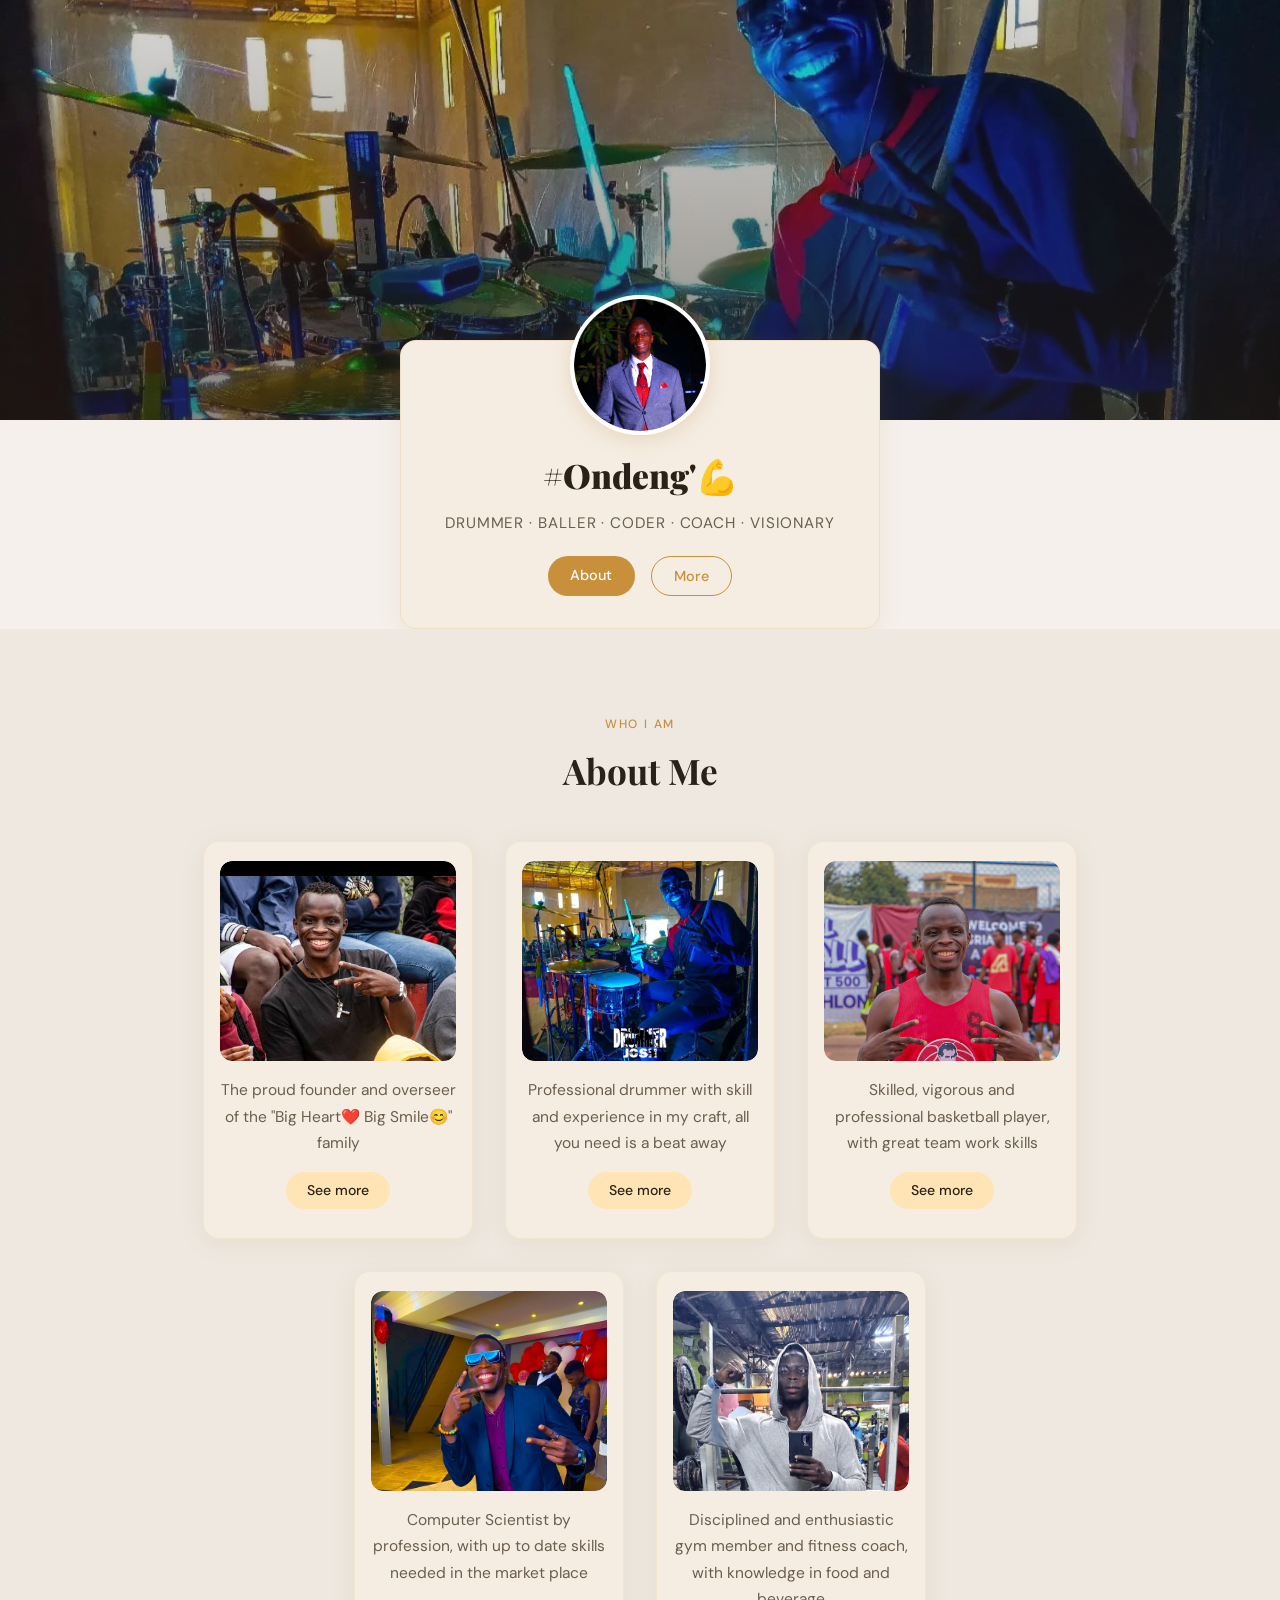
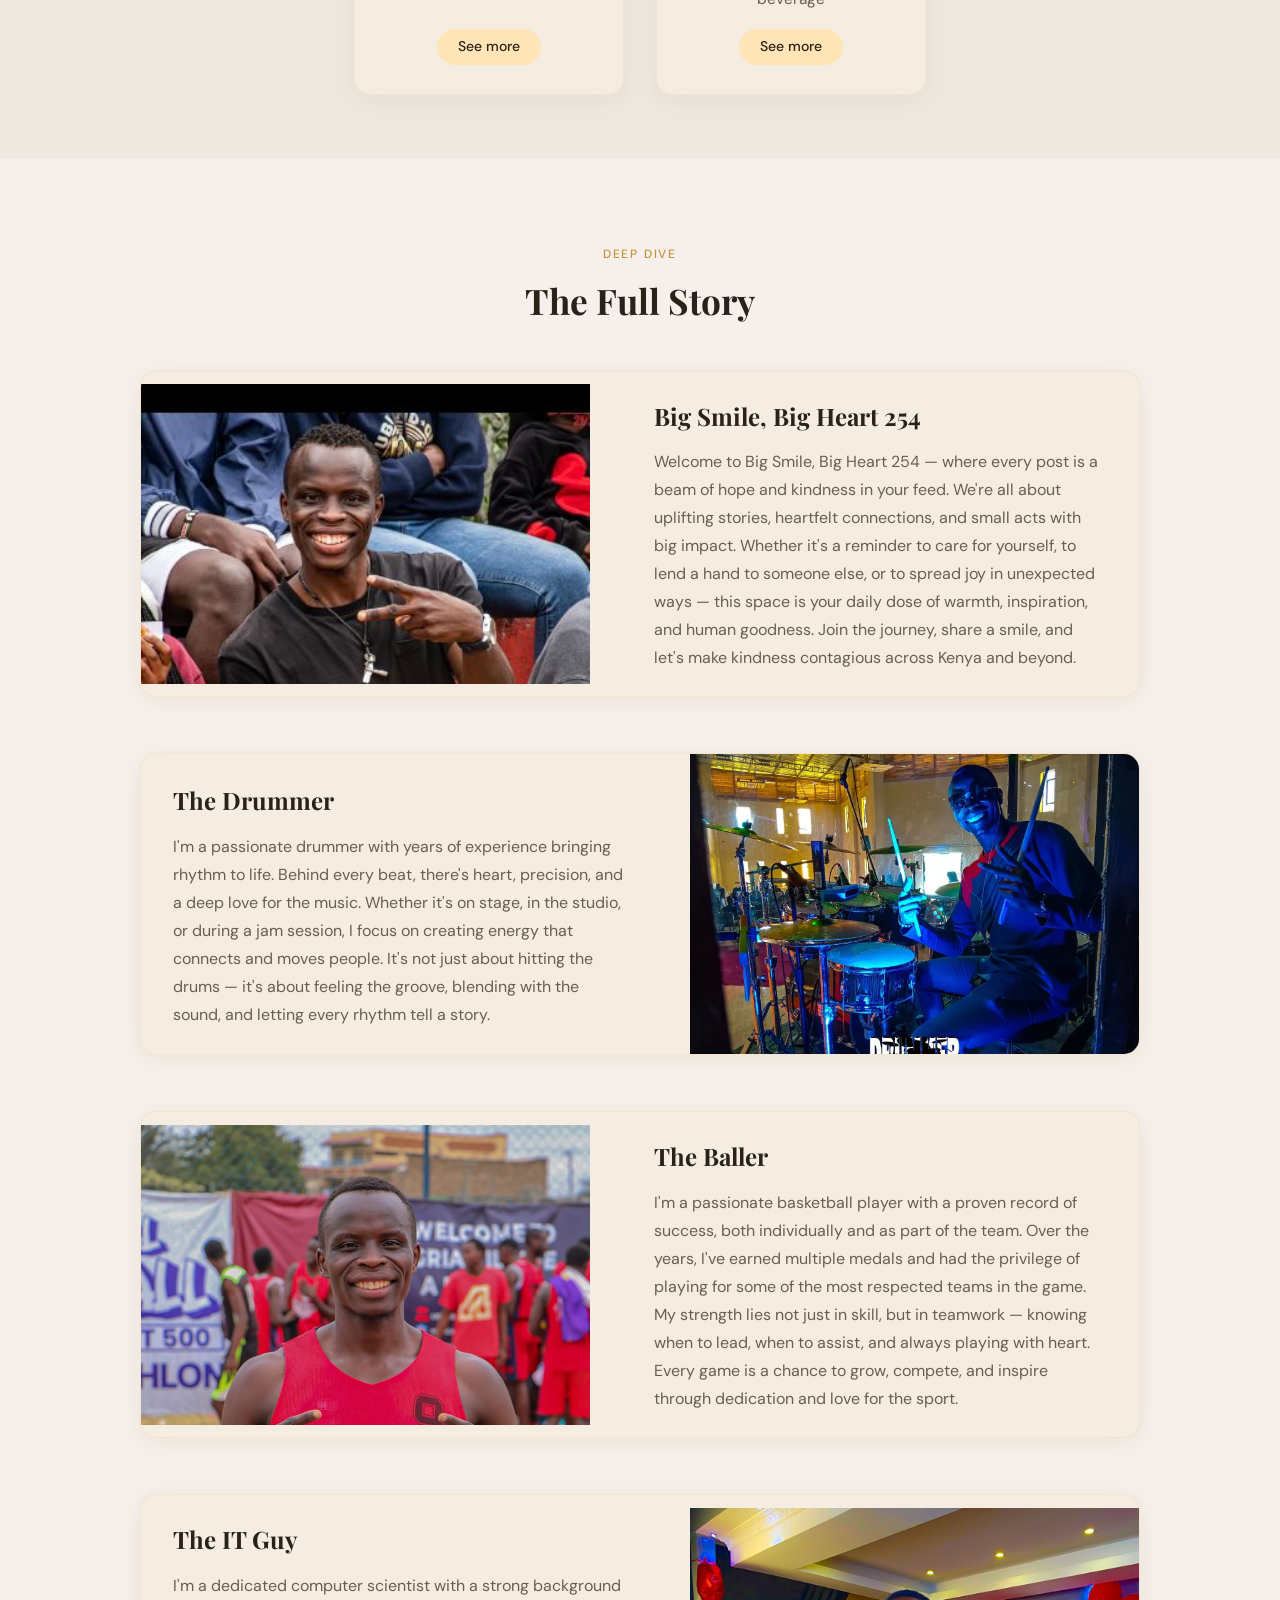
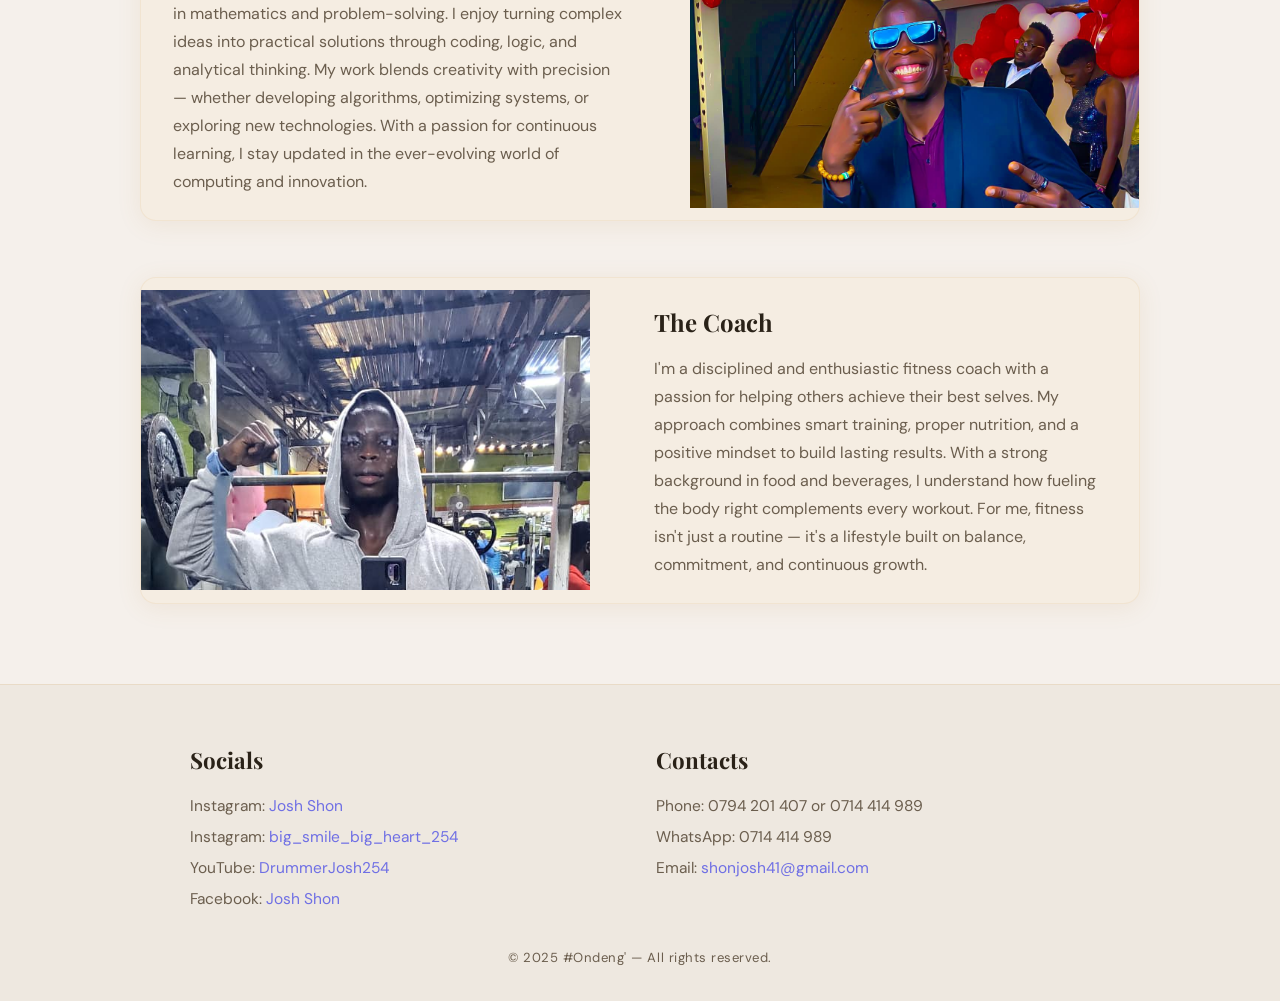
<file: index.html>
<!DOCTYPE html>
<html lang="en">
<head>
  <meta charset="UTF-8">
  <meta name="viewport" content="width=device-width, initial-scale=1.0">
  <title>#Ondeng' | Portfolio</title>
  <link rel="stylesheet" href="styles.css">
  <link href="https://fonts.googleapis.com/css2?family=Playfair+Display:wght@700;900&family=DM+Sans:wght@300;400;500&display=swap" rel="stylesheet">
</head>
<body>

  <header class="stickyNav" id="stickyNav">
    <div class="stickyNav__inner">
      <div class="stickyNav__profile">
        <img src="images/profile1.jpg" alt="Ondeng profile" class="stickyNav__pic">
        <span class="stickyNav__name">#Ondeng'💪</span>
      </div>
      <nav class="stickyNav__links">
        <a href="#home">Home</a>
        <a href="#about">About</a>
        <a href="#more">More</a>
        <a href="#contact">Contact</a>
      </nav>
    </div>
  </header>

  <!-- HEADER -->
  <section class="hero" id="home">
    <div class="hero__bannerWrap">
      <img class="hero__banner" src="images/IMG-20250420-WA0004- resized.jpg" alt="Banner">
      <div class="hero__bannerOverlay"></div>
    </div>
    <div class="hero__profileCard">
      <img class="hero__pic" src="images/profile1.jpg" alt="Profile">
      <h1 class="hero__name">#Ondeng'💪</h1>
      <p class="hero__tagline">Drummer · Baller · Coder · Coach · Visionary</p>
      <div class="hero__navLinks">
        <a href="#about">About</a>
        <a href="#more">More</a>
      </div>
    </div>
  </section>

<!-- ABOUT ME -->
  <section class="about" id="about">
    <div class="section__header">
      <span class="section__label">Who I Am</span>
      <h2 class="section__title">About Me</h2>
    </div>
    <ul class="about__grid">

      <li class="about__card bhbsFounder">
        <div class="about__imgWrap">
          <img src="images/pm_1705786225324_cmp.jpg" alt="BHBS Founder">
        </div>
        <p>The proud founder and overseer of the "Big Heart❤️ Big Smile😊" family</p>
        <a href="#bhbs" class="card__btn">See more</a>
      </li>

      <li class="about__card proDrummer">
        <div class="about__imgWrap">
          <img src="images/IMG-20250420-WA0004.jpg" alt="Drummer">
        </div>
        <p>Professional drummer with skill and experience in my craft, all you need is a beat away</p>
        <a href="#drummer" class="card__btn">See more</a>
      </li>

      <li class="about__card bballPlayer">
        <div class="about__imgWrap">
          <img src="images/WhatsApp Image 2025-10-08 at 18.49.40_791f9d47.jpg" alt="Basketball Player">
        </div>
        <p>Skilled, vigorous and professional basketball player, with great team work skills</p>
        <a href="#bball" class="card__btn">See more</a>
      </li>

      <li class="about__card ITGuy">
        <div class="about__imgWrap">
          <img src="images/IMG-20250420-WA0006.jpg" alt="IT Guy">
        </div>
        <p>Computer Scientist by profession, with up to date skills needed in the market place</p>
        <a href="#it" class="card__btn">See more</a>
      </li>

      <li class="about__card gymGuy">
        <div class="about__imgWrap">
          <img src="images/WhatsApp Image 2025-10-08 at 18.49.15_53863566.jpg" alt="Fitness Coach">
        </div>
        <p>Disciplined and enthusiastic gym member and fitness coach, with knowledge in food and beverage</p>
        <a href="#gym" class="card__btn">See more</a>
      </li>

    </ul>
  </section>

<!-- MORE -->
  <section class="more" id="more">
    <div class="section__header">
      <span class="section__label">Deep Dive</span>
      <h2 class="section__title">The Full Story</h2>
    </div>

    <ul class="more__list">

      <li class="more__item" id="bhbs">
        <div class="more__imgWrap">
          <img src="images/pm_1705786225324_cmp.jpg" alt="Big Smile Big Heart 254">
        </div>
        <div class="more__text">
          <h3>Big Smile, Big Heart 254</h3>
          <p>Welcome to Big Smile, Big Heart 254 — 
            where every post is a beam of hope and kindness in your feed. 
            We're all about uplifting stories, heartfelt connections, 
            and small acts with big impact. Whether it's a reminder to care for yourself, 
            to lend a hand to someone else, or to spread joy in unexpected ways — 
            this space is your daily dose of warmth, inspiration, and human goodness. 
            Join the journey, share a smile, and let's make kindness contagious 
            across Kenya and beyond.
          </p>
        </div>
      </li>

      <li class="more__item" id="drummer">
        <div class="more__imgWrap">
          <img src="images/IMG-20250420-WA0004.jpg" alt="Drummer">
        </div>
        <div class="more__text">
          <h3>The Drummer</h3>
          <p>I'm a passionate drummer with years of experience bringing rhythm to life. Behind every beat, there's heart, precision, and a deep love for the music. Whether it's on stage, in the studio, or during a jam session, I focus on creating energy that connects and moves people. It's not just about hitting the drums — it's about feeling the groove, blending with the sound, and letting every rhythm tell a story.</p>
        </div>
      </li>

      <li class="more__item" id="bball">
        <div class="more__imgWrap">
          <img src="images/WhatsApp Image 2025-10-08 at 18.49.40_791f9d47.jpg" alt="Basketball Player">
        </div>
        <div class="more__text">
          <h3>The Baller</h3>
          <p>I'm a passionate basketball player with a proven record of success, both individually and as part of the team. Over the years, I've earned multiple medals and had the privilege of playing for some of the most respected teams in the game. My strength lies not just in skill, but in teamwork — knowing when to lead, when to assist, and always playing with heart. Every game is a chance to grow, compete, and inspire through dedication and love for the sport.</p>
        </div>
      </li>

      <li class="more__item" id="it">
        <div class="more__imgWrap">
          <img src="images/IMG-20250420-WA0006.jpg" alt="Computer Scientist">
        </div>
        <div class="more__text">
          <h3>The IT Guy</h3>
          <p>I'm a dedicated computer scientist with a strong background in mathematics and problem-solving. I enjoy turning complex ideas into practical solutions through coding, logic, and analytical thinking. My work blends creativity with precision — whether developing algorithms, optimizing systems, or exploring new technologies. With a passion for continuous learning, I stay updated in the ever-evolving world of computing and innovation.</p>
        </div>
      </li>

      <li class="more__item" id="gym">
        <div class="more__imgWrap">
          <img src="images/WhatsApp Image 2025-10-08 at 18.49.15_53863566.jpg" alt="Fitness Coach">
        </div>
        <div class="more__text">
          <h3>The Coach</h3>
          <p>I'm a disciplined and enthusiastic fitness coach with a passion for helping others achieve their best selves. My approach combines smart training, proper nutrition, and a positive mindset to build lasting results. With a strong background in food and beverages, I understand how fueling the body right complements every workout. For me, fitness isn't just a routine — it's a lifestyle built on balance, commitment, and continuous growth.</p>
        </div>
      </li>

    </ul>
  </section>

<!-- FOOTER CONTACTS -->
  <footer class="footer" id="contact">
    <div class="footer__inner">
      <div class="footer__socials">
        <h2>Socials</h2>
        <ul>
          <li>Instagram: <a href="https://www.instagram.com/joshshon/">Josh Shon</a></li>
          <li>Instagram: <a href="https://www.instagram.com/big_smile_big_heart_254/">big_smile_big_heart_254</a></li>
          <li>YouTube: <a href="https://www.youtube.com/@drummerjosh4453">DrummerJosh254</a></li>
          <li>Facebook: <a href="https://www.facebook.com/josh.shon">Josh Shon</a></li>
        </ul>
      </div>
      <div class="footer__contact">
        <h2>Contacts</h2>
        <ul>
          <li>Phone: 0794 201 407 or 0714 414 989</li>
          <li>WhatsApp: 0714 414 989</li>
          <li>Email: <a href="mailto:shonjosh41@gmail.com">shonjosh41@gmail.com</a></li>
        </ul>
      </div>
    </div>
    <p class="footer__copy">© 2025 #Ondeng' — All rights reserved.</p>
  </footer>

  <script>
    // Sticky nav on scroll
    const nav = document.getElementById('stickyNav');
    window.addEventListener('scroll', () => {
      if (window.scrollY > 320) {
        nav.classList.add('stickyNav--visible');
      } else {
        nav.classList.remove('stickyNav--visible');
      }
    });

    // Smooth scroll for anchor links
    document.querySelectorAll('a[href^="#"]').forEach(anchor => {
      anchor.addEventListener('click', function(e) {
        const target = document.querySelector(this.getAttribute('href'));
        if (target) {
          e.preventDefault();
          target.scrollIntoView({ behavior: 'smooth' });
        }
      });
    });

    // Scroll reveal for cards and more items
    const revealEls = document.querySelectorAll('.about__card, .more__item');
    const observer = new IntersectionObserver((entries) => {
      entries.forEach(entry => {
        if (entry.isIntersecting) {
          entry.target.classList.add('revealed');
          observer.unobserve(entry.target);
        }
      });
    }, { threshold: 0.12 });
    revealEls.forEach(el => observer.observe(el));
  </script>

</body>
</html>
</file>
<file: styles.css>
@import url('https://fonts.googleapis.com/css2?family=Playfair+Display:wght@700;900&family=DM+Sans:wght@300;400;500&display=swap');

:root {
  --clr-bg:        #f5f0eb;
  --clr-surface:   #eee8e0;
  --clr-card:      #f5ede2;
  --clr-accent:    #c8903a;
  --clr-accent2:   #8b5e27;
  --clr-text:      #2a2218;
  --clr-muted:     #6b5e4e;
  --clr-link:      #6f6fe4;
  --clr-white:     #ffffff;
  --clr-nav-bg:    rgba(245, 240, 235, 0.96);

  --font-display:  'Playfair Display', Georgia, serif;
  --font-body:     'DM Sans', 'Open Sans', sans-serif;

  --radius-card:   16px;
  --radius-img:    12px;
  --shadow-card:   0 4px 24px rgba(180, 130, 60, 0.10);
  --shadow-hover:  0 12px 36px rgba(180, 130, 60, 0.18);
  --transition:    0.3s ease;
}

*, *::before, *::after {
  box-sizing: border-box;
  margin: 0;
  padding: 0;
}

html {
  scroll-behavior: smooth;
}

body {
  font-family: var(--font-body);
  background-color: var(--clr-bg);
  color: var(--clr-text);
  font-size: 16px;
  line-height: 1.7;
}

ul { list-style: none; }

a {
  color: var(--clr-link);
  text-decoration: none;
}
a:hover { text-decoration: underline; }

img {
  display: block;
  max-width: 100%;
}


.stickyNav {
  position: fixed;
  top: 0;
  left: 0;
  width: 100%;
  z-index: 1000;
  background: var(--clr-nav-bg);
  backdrop-filter: blur(10px);
  border-bottom: 1px solid rgba(200, 144, 58, 0.18);
  padding: 0 2rem;
  height: 70px;
  display: flex;
  align-items: center;

  opacity: 0;
  transform: translateY(-100%);
  transition: opacity 0.4s ease, transform 0.4s ease;
  pointer-events: none;
}

.stickyNav--visible {
  opacity: 1;
  transform: translateY(0);
  pointer-events: all;
}

.stickyNav__inner {
  width: 100%;
  max-width: 1100px;
  margin: 0 auto;
  display: flex;
  align-items: center;
  justify-content: space-between;
}

.stickyNav__profile {
  display: flex;
  align-items: center;
  gap: 12px;
}

.stickyNav__pic {
  width: 44px;
  height: 44px;
  border-radius: 50%;
  object-fit: cover;
  border: 2px solid var(--clr-accent);
}

.stickyNav__name {
  font-family: var(--font-display);
  font-size: 1.1rem;
  color: var(--clr-text);
  font-weight: 700;
}

.stickyNav__links {
  display: flex;
  gap: 2rem;
}

.stickyNav__links a {
  font-size: 0.9rem;
  font-weight: 500;
  color: var(--clr-muted);
  text-decoration: none;
  letter-spacing: 0.04em;
  transition: color var(--transition);
}
.stickyNav__links a:hover {
  color: var(--clr-accent);
  text-decoration: none;
}

.hero {
  position: relative;
  width: 100%;
  min-height: 520px;
  overflow: hidden;
}

.hero__bannerWrap {
  position: relative;
  width: 100%;
  height: 420px;
}

.hero__banner {
  width: 100%;
  height: 100%;
  object-fit: cover;
  object-position: center;
  display: block;
}

.hero__bannerOverlay {
  position: absolute;
  inset: 0;
  background: linear-gradient(
    to bottom,
    rgba(42, 34, 24, 0.18) 0%,
    rgba(42, 34, 24, 0.55) 100%
  );
}

.hero__profileCard {
  position: relative;
  z-index: 2;
  display: flex;
  flex-direction: column;
  align-items: center;
  margin: -80px auto 0 auto;
  max-width: 480px;
  background: var(--clr-card);
  border-radius: var(--radius-card);
  box-shadow: var(--shadow-card);
  padding: 1.5rem 2rem 2rem 2rem;
  text-align: center;
  border: 1px solid rgba(200, 144, 58, 0.15);
}

.hero__pic {
  width: 140px;
  height: 140px;
  border-radius: 50%;
  object-fit: cover;
  border: 4px solid var(--clr-white);
  box-shadow: 0 4px 20px rgba(180, 130, 60, 0.22);
  margin-top: -70px;
}

.hero__name {
  font-family: var(--font-display);
  font-size: 2.1rem;
  font-weight: 900;
  color: var(--clr-text);
  margin-top: 0.75rem;
}

.hero__tagline {
  font-size: 0.95rem;
  color: var(--clr-muted);
  letter-spacing: 0.06em;
  text-transform: uppercase;
  margin-top: 0.4rem;
}

.hero__navLinks {
  display: flex;
  gap: 1rem;
  margin-top: 1.2rem;
}

.hero__navLinks a {
  display: inline-block;
  padding: 0.45rem 1.4rem;
  border-radius: 30px;
  font-size: 0.9rem;
  font-weight: 500;
  text-decoration: none;
  transition: background var(--transition), color var(--transition);
}

.hero__navLinks a:first-child {
  background: var(--clr-accent);
  color: var(--clr-white);
}
.hero__navLinks a:first-child:hover {
  background: var(--clr-accent2);
  text-decoration: none;
}

.hero__navLinks a:last-child {
  background: transparent;
  color: var(--clr-accent);
  border: 1.5px solid var(--clr-accent);
}
.hero__navLinks a:last-child:hover {
  background: var(--clr-accent);
  color: var(--clr-white);
  text-decoration: none;
}

.section__header {
  text-align: center;
  margin-bottom: 2.5rem;
}

.section__label {
  display: inline-block;
  font-size: 0.75rem;
  font-weight: 500;
  letter-spacing: 0.15em;
  text-transform: uppercase;
  color: var(--clr-accent);
  margin-bottom: 0.4rem;
}

.section__title {
  font-family: var(--font-display);
  font-size: 2.2rem;
  font-weight: 700;
  color: var(--clr-text);
}

/* ABOUT */
.about {
  background-color: var(--clr-surface);
  padding: 5rem 1.5rem 4rem 1.5rem;
}

.about__grid {
  display: flex;
  flex-wrap: wrap;
  gap: 2rem;
  justify-content: center;
  max-width: 1100px;
  margin: 0 auto;
}

/* Scroll-reveal: cards start hidden */
.about__card {
  position: relative;
  display: flex;
  flex-direction: column;
  align-items: center;
  width: 270px;
  min-height: 380px;
  background-color: var(--clr-card);
  border-radius: var(--radius-card);
  box-shadow: var(--shadow-card);
  padding: 1.2rem 1rem 1.8rem 1rem;
  border: 1px solid rgba(200, 144, 58, 0.10);

  opacity: 0;
  transform: translateY(30px);
  transition: opacity 0.55s ease, transform 0.55s ease,
              box-shadow var(--transition);
}

.about__card.revealed {
  opacity: 1;
  transform: translateY(0);
}

.about__card:hover {
  box-shadow: var(--shadow-hover);
  transform: translateY(-6px);
}

.about__imgWrap {
  width: 100%;
  overflow: hidden;
  border-radius: var(--radius-img);
}

.about__card img {
  width: 100%;
  height: 200px;
  object-fit: cover;
  object-position: top;
  border-radius: var(--radius-img);
  transition: transform 0.4s ease;
}

.about__card.bballPlayer img {
  object-position: center 20%;
}

.more__item#bball .more__imgWrap img {
  object-position: center 20%;
}

.about__card:hover img {
  transform: scale(1.04);
}

.about__card p {
  color: var(--clr-muted);
  font-size: 0.97rem;
  margin: 1rem 0;
  text-align: center;
  flex: 1;
}

/* Card button */
.card__btn {
  display: inline-block;
  padding: 0.4rem 1.3rem;
  border-radius: 30px;
  background-color: moccasin;
  color: var(--clr-text);
  font-size: 0.88rem;
  font-weight: 500;
  text-decoration: none;
  transition: background var(--transition), transform var(--transition);
  animation: none;
  border: none;
  cursor: pointer;
}
.card__btn:hover {
  background-color: var(--clr-accent);
  color: var(--clr-white);
  transform: scale(1.08);
  text-decoration: none;
}

/* MORE */
.more {
  background-color: var(--clr-bg);
  padding: 5rem 1.5rem 5rem 1.5rem;
}

.more__list {
  max-width: 1000px;
  margin: 0 auto;
  display: flex;
  flex-direction: column;
  gap: 3.5rem;
}

.more__item {
  display: flex;
  align-items: center;
  gap: 3rem;
  background-color: var(--clr-card);
  border-radius: var(--radius-card);
  overflow: hidden;
  box-shadow: var(--shadow-card);
  border: 1px solid rgba(200, 144, 58, 0.10);

  opacity: 0;
  transform: translateY(30px);
  transition: opacity 0.6s ease, transform 0.6s ease,
  box-shadow var(--transition);
}

.more__item.revealed {
  opacity: 1;
  transform: translateY(0);
}

.more__item:hover {
  box-shadow: var(--shadow-hover);
  transform: translateY(-5px);
}

/* Zigzag: odd = image left, even = image right */
.more__item:nth-child(odd)  { flex-direction: row; }
.more__item:nth-child(even) { flex-direction: row-reverse; }

.more__imgWrap {
  flex: 0 0 45%;
  max-width: 450px;
  overflow: hidden;
}

.more__imgWrap img {
  width: 100%;
  height: 300px;
  object-fit: cover;
  object-position: top;
  transition: transform 0.4s ease;
}
.more__item:hover .more__imgWrap img {
  transform: scale(1.04);
}

.more__text {
  flex: 1;
  padding: 1.5rem 2rem 1.5rem 1rem;
}

.more__item:nth-child(even) .more__text {
  padding: 1.5rem 1rem 1.5rem 2rem;
}

.more__text h3 {
  font-family: var(--font-display);
  font-size: 1.5rem;
  font-weight: 700;
  color: var(--clr-text);
  margin-bottom: 0.75rem;
}

.more__text p {
  font-size: 1rem;
  color: var(--clr-muted);
  line-height: 1.75;
}

/* FOOTER */
.footer {
  background-color: var(--clr-surface);
  padding: 3.5rem 2rem 2rem 2rem;
  border-top: 1px solid rgba(200, 144, 58, 0.15);
}

.footer__inner {
  display: flex;
  justify-content: space-between;
  align-items: flex-start;
  flex-wrap: wrap;
  gap: 2rem;
  max-width: 900px;
  margin: 0 auto 2rem auto;
}

.footer__socials,
.footer__contact {
  flex: 1;
  min-width: 240px;
}

.footer h2 {
  font-family: var(--font-display);
  font-size: 1.4rem;
  color: var(--clr-text);
  margin-bottom: 0.75rem;
}

.footer li {
  font-size: 0.97rem;
  line-height: 2;
  color: var(--clr-muted);
}

.footer a {
  color: var(--clr-link);
  text-decoration: none;
}
.footer a:hover { text-decoration: underline; }

.footer__copy {
  text-align: center;
  font-size: 0.82rem;
  color: var(--clr-muted);
  letter-spacing: 0.04em;
  margin-top: 1rem;
}

/* RESPONSIVE DESIGN */
@media (min-width: 768px) and (max-width: 1024px) {

  .hero__bannerWrap { height: 340px; }

  .hero__profileCard {
    margin-top: -70px;
    padding: 1.2rem 1.5rem 1.8rem 1.5rem;
  }

  .hero__pic {
    width: 120px;
    height: 120px;
    margin-top: -60px;
  }

  .hero__name { font-size: 1.8rem; }

  .about__card { width: 230px; }

  .more__imgWrap img { height: 260px; }

  .stickyNav__links { gap: 1.4rem; }
}


@media (max-width: 767px) {

  body { font-size: 15px; }

  /* Nav */
  .stickyNav { padding: 0 1rem; height: 60px; }
  .stickyNav__name { font-size: 1rem; }
  .stickyNav__links { gap: 1rem; }
  .stickyNav__links a { font-size: 0.82rem; }
  .stickyNav__pic { width: 36px; height: 36px; }

  /* Hero */
  .hero__bannerWrap { height: 240px; }
  .hero__banner { border-radius: 0; }

  .hero__profileCard {
    margin-top: -55px;
    max-width: 90%;
    padding: 1rem 1.2rem 1.5rem;
  }

  .hero__pic {
    width: 110px;
    height: 110px;
    margin-top: -55px;
  }

  .hero__name { font-size: 1.5rem; }
  .hero__tagline { font-size: 0.82rem; }

  /* About */
  .about { padding: 3.5rem 1rem 3rem 1rem; }
  .about__grid {
    flex-direction: column;
    align-items: center;
  }
  .about__card {
    width: 85%;
    min-height: auto;
  }
  .about__card img { height: 180px; }
  .about__card p { font-size: 0.93rem; }

  /* More */
  .more { padding: 3.5rem 1rem 3rem 1rem; }
  .more__list { gap: 2.5rem; }

  .more__item,
  .more__item:nth-child(odd),
  .more__item:nth-child(even) {
    flex-direction: column !important;
    align-items: center;
  }

  .more__imgWrap {
    flex: none;
    width: 100%;
    max-width: 100%;
  }
  .more__imgWrap img { height: 220px; }

  .more__text,
  .more__item:nth-child(even) .more__text {
    padding: 1rem 1.2rem 1.4rem 1.2rem;
    text-align: center;
  }

  .more__text h3 { font-size: 1.25rem; }
  .more__text p { font-size: 0.95rem; }

  /* Section headers */
  .section__title { font-size: 1.7rem; }

  /* Footer */
  .footer { padding: 2.5rem 1.2rem 1.5rem; }
  .footer__inner { flex-direction: column; }
}


@media (max-width: 600px) {

  .stickyNav__links { gap: 0.8rem; }
  .stickyNav__links a { font-size: 0.78rem; }

  .hero__bannerWrap { height: 200px; }

  .hero__profileCard {
    max-width: 95%;
    padding: 0.9rem 1rem 1.3rem;
    margin-top: -45px;
  }

  .hero__pic {
    width: 95px;
    height: 95px;
    margin-top: -48px;
  }

  .hero__name { font-size: 1.3rem; }

  .about__card { width: 90%; }
}


@media (max-width: 480px) {

  .stickyNav { height: 54px; padding: 0 0.8rem; }
  .stickyNav__pic { width: 32px; height: 32px; }
  .stickyNav__name { font-size: 0.9rem; }
  .stickyNav__links a { font-size: 0.75rem; letter-spacing: 0; }

  .hero__bannerWrap { height: 170px; }

  .hero__profileCard {
    margin-top: -40px;
    padding: 0.8rem 0.9rem 1.2rem;
  }

  .hero__pic {
    width: 82px;
    height: 82px;
    margin-top: -42px;
  }

  .hero__name { font-size: 1.15rem; }
  .hero__tagline { font-size: 0.75rem; }

  .hero__navLinks a { padding: 0.38rem 1rem; font-size: 0.82rem; }

  .about__card { width: 95%; }
  .about__card img { height: 160px; }

  .more__imgWrap img { height: 180px; }
  .more__text h3 { font-size: 1.1rem; }

  .section__title { font-size: 1.45rem; }

  .footer h2 { font-size: 1.2rem; }
  .footer li { font-size: 0.9rem; }
}


@media (max-width: 400px) {

  .stickyNav__links { gap: 0.6rem; }
  .stickyNav__links a { font-size: 0.7rem; }

  .hero__pic {
    width: 72px;
    height: 72px;
    margin-top: -36px;
  }

  .hero__name { font-size: 1rem; }

  .about__card { width: 98%; }

  .more__imgWrap img { height: 160px; }
  .more__text p { font-size: 0.88rem; }

  .card__btn { padding: 0.35rem 1rem; font-size: 0.82rem; }
}
</file>
